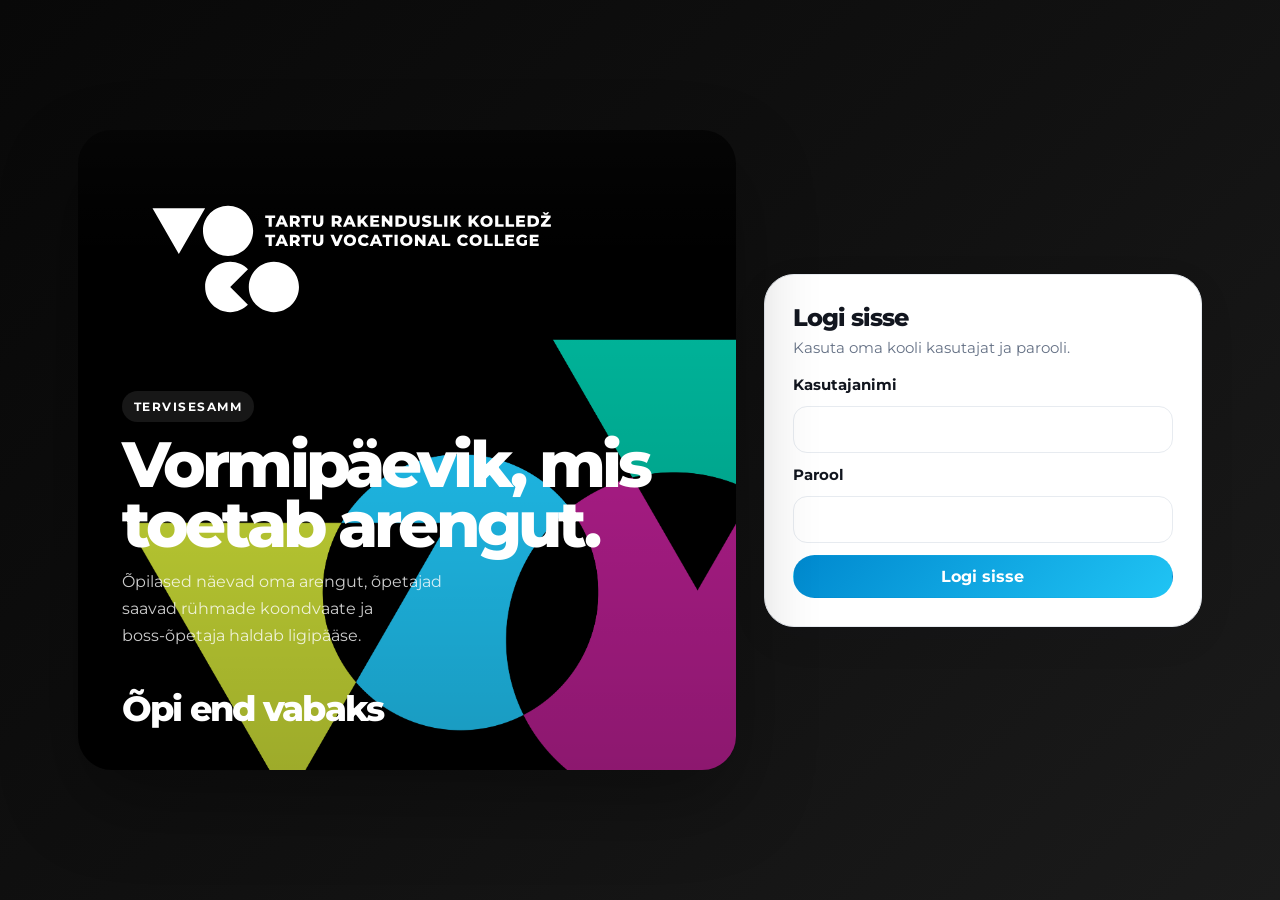
<file: public/index.html>
<!DOCTYPE html>
<html lang="et">
<head>
  <meta charset="utf-8" />
  <meta http-equiv="refresh" content="0;url=login.html" />
  <title>TerviseSamm</title>
</head>
<body>
  <a href="login.html">Logi sisse</a>
</body>
</html>
</file>
<file: public/css/styles.css>
:root {
  font-family: 'Montserrat', 'Segoe UI', system-ui, -apple-system, Roboto, Arial, sans-serif;
  --voco-black: #0b0b0b;
  --voco-white: #ffffff;
  --voco-blue: #0089CF;
  --voco-cyan: #20C4F4;
  --voco-green: #0DB14B;
  --voco-red: #EF4044;
  --voco-orange: #F99D27;
  --voco-lime: #CADB36;
  --voco-pink: #B41E8E;
  --voco-teal: #00B89D;
  --color-bg: #f6f7f9;
  --color-surface: #ffffff;
  --color-surface-soft: #f8fafc;
  --color-border: #e7ebf0;
  --color-text: #12161f;
  --color-muted: #657185;
  --color-error: #b91c1c;
  --color-success: #0f9d57;
  --radius-xl: 28px;
  --radius-lg: 22px;
  --radius-md: 16px;
  --radius-sm: 12px;
  --shadow-soft: 0 18px 60px rgba(17, 24, 39, 0.08);
  --shadow-card: 0 12px 40px rgba(17, 24, 39, 0.06);
  --shell-max: 1240px;
}

* { box-sizing: border-box; }
html { scroll-behavior: smooth; }
body {
  margin: 0;
  background:
    radial-gradient(circle at top right, rgba(32, 196, 244, 0.08), transparent 18%),
    radial-gradient(circle at left bottom, rgba(249, 157, 39, 0.08), transparent 20%),
    var(--color-bg);
  color: var(--color-text);
}
img { max-width: 100%; display: block; }
a { color: inherit; text-decoration: none; }
a:hover { text-decoration: none; }
button, input, select, textarea { font: inherit; }
textarea { width: 100%; resize: vertical; min-height: 108px; }
[hidden] { display: none !important; }

.sr-only {
  position: absolute;
  width: 1px;
  height: 1px;
  padding: 0;
  margin: -1px;
  overflow: hidden;
  clip: rect(0, 0, 0, 0);
  white-space: nowrap;
  border: 0;
}

.topbar {
  position: sticky;
  top: 0;
  z-index: 100;
  display: flex;
  align-items: center;
  justify-content: space-between;
  gap: 20px;
  padding: 18px 28px;
  color: var(--voco-white);
  background:
    linear-gradient(90deg, rgba(11,11,11,0.96), rgba(11,11,11,0.94)),
    url('../assets/patterns/voco muster RGB-03.png') center / cover no-repeat;
  border-bottom: 1px solid rgba(255,255,255,0.08);
  box-shadow: 0 8px 30px rgba(0,0,0,0.18);
}

.brand-link {
  display: inline-flex;
  align-items: center;
  gap: 14px;
  min-width: 0;
}
.brand-logo {
  width: 86px;
  height: auto;
  flex-shrink: 0;
}
.brand-title {
  font-weight: 800;
  letter-spacing: -0.03em;
  font-size: 1.05rem;
}
.brand-subtitle {
  color: rgba(255,255,255,0.72);
  font-size: 0.78rem;
  letter-spacing: 0.04em;
  text-transform: uppercase;
}

.nav {
  display: flex;
  align-items: center;
  gap: 10px;
  flex-wrap: wrap;
}
.nav a {
  padding: 10px 14px;
  border-radius: 999px;
  color: rgba(255,255,255,0.76);
  font-weight: 600;
  transition: 0.18s ease;
}
.nav a:hover,
.nav a.is-active {
  color: var(--voco-white);
  background: rgba(255,255,255,0.12);
}

.right {
  display: flex;
  align-items: center;
  gap: 12px;
}
.topbar-user {
  color: rgba(255,255,255,0.78) !important;
}

.page-shell {
  max-width: var(--shell-max);
  margin: 0 auto;
  padding: 26px 22px 48px;
}

.hero {
  position: relative;
  overflow: hidden;
  display: grid;
  grid-template-columns: minmax(0, 1.3fr) minmax(260px, 0.7fr);
  gap: 28px;
  padding: 36px;
  margin-bottom: 24px;
  border-radius: var(--radius-xl);
  color: var(--voco-white);
  background: linear-gradient(135deg, rgba(10, 10, 10, 0.98), rgba(24, 24, 24, 0.98));
  box-shadow: 0 26px 70px rgba(0, 0, 0, 0.25);
}
.hero::before,
.hero::after {
  content: '';
  position: absolute;
  inset: 0;
  pointer-events: none;
}
.hero::before {
  background-image: url('../assets/patterns/voco muster RGB-01.png');
  background-position: right -70px bottom -80px;
  background-repeat: no-repeat;
  background-size: min(46vw, 520px);
  opacity: 0.95;
}
.hero::after {
  background: linear-gradient(90deg, rgba(0,0,0,0.18), transparent 60%);
}
.hero > * { position: relative; z-index: 1; }
.hero-content h1 {
  margin: 10px 0 14px;
  font-size: clamp(2rem, 4.8vw, 3.3rem);
  line-height: 0.98;
  letter-spacing: -0.05em;
}
.hero-content p {
  margin: 0;
  max-width: 62ch;
  color: rgba(255,255,255,0.8);
  line-height: 1.65;
}
.eyebrow {
  display: inline-flex;
  align-items: center;
  gap: 8px;
  padding: 8px 12px;
  border-radius: 999px;
  background: rgba(255,255,255,0.09);
  font-size: 0.78rem;
  font-weight: 700;
  letter-spacing: 0.12em;
  text-transform: uppercase;
}
.hero-badge-card {
  display: flex;
  align-items: center;
  gap: 18px;
  align-self: end;
  padding: 20px;
  min-height: 132px;
  border-radius: var(--radius-lg);
  background: rgba(255,255,255,0.08);
  backdrop-filter: blur(10px);
  border: 1px solid rgba(255,255,255,0.1);
}
.hero-mark {
  width: 78px;
  flex-shrink: 0;
}
.hero-badge-label {
  color: rgba(255,255,255,0.72);
  font-size: 0.8rem;
  text-transform: uppercase;
  letter-spacing: 0.12em;
  margin-bottom: 8px;
}
.hero-badge-value {
  font-size: 1.1rem;
  font-weight: 700;
}
.hero-student::before { background-image: url('../assets/patterns/voco muster RGB-02.png'); }
.hero-teacher::before { background-image: url('../assets/patterns/voco muster RGB-07.png'); }
.hero-admin::before { background-image: url('../assets/patterns/voco muster RGB-05.png'); }

.grid {
  display: grid;
  gap: 20px;
}
.grid-main {
  grid-template-columns: 1fr;
}
@media (min-width: 980px) {
  .grid-main {
    grid-template-columns: 1.02fr 0.98fr;
  }
}
.card-full { grid-column: 1 / -1; }

.card {
  background: var(--color-surface);
  border: 1px solid var(--color-border);
  border-radius: var(--radius-lg);
  padding: 24px;
  box-shadow: var(--shadow-card);
}
.accent-card {
  position: relative;
  overflow: hidden;
}
.accent-card::before {
  content: '';
  position: absolute;
  inset: auto -36px -36px auto;
  width: 180px;
  height: 180px;
  border-radius: 50%;
  filter: blur(2px);
  opacity: 0.16;
  background: var(--voco-cyan);
}
.accent-card-cyan::before { background: linear-gradient(135deg, var(--voco-cyan), var(--voco-blue)); }

.section-heading,
.modal-head,
.section-heading-actions {
  display: flex;
  align-items: flex-start;
  justify-content: space-between;
  gap: 16px;
  margin-bottom: 18px;
}
.section-heading h2,
.modal-head h3,
.section-heading-actions h2 {
  margin: 0 0 6px;
  letter-spacing: -0.04em;
}
.section-heading p,
.section-heading-actions p,
.modal-head p { margin: 0; }

h1, h2, h3 {
  font-weight: 800;
}
.muted {
  color: var(--color-muted);
  font-size: 0.95rem;
}
.error {
  color: var(--color-error);
  font-size: 0.92rem;
  margin-top: 2px;
}
.success { color: var(--color-success); }

.filter-card {
  padding-top: 18px;
  padding-bottom: 18px;
}
.filter-row {
  display: flex;
  align-items: end;
  justify-content: space-between;
  gap: 20px;
}
.filter-control {
  min-width: min(100%, 340px);
}
.activity-search-row { margin-top: 16px; }
.activity-table-wrap { margin-top: 14px; }

.kpis {
  display: grid;
  gap: 14px;
  grid-template-columns: repeat(3, minmax(0, 1fr));
}
.kpi {
  padding: 18px;
  border-radius: var(--radius-md);
  border: 1px solid var(--color-border);
  background: linear-gradient(180deg, #fff, #fbfcfd);
}
.kpi div:last-child {
  margin-top: 8px;
  font-size: clamp(1.4rem, 2vw, 1.9rem);
  font-weight: 800;
  letter-spacing: -0.05em;
}

.charts-grid {
  display: grid;
  gap: 18px;
  grid-template-columns: repeat(2, minmax(0, 1fr));
}
.chart-panel {
  padding: 18px;
  border-radius: var(--radius-md);
  border: 1px solid var(--color-border);
  background: var(--color-surface-soft);
}
.chart-panel h3 {
  margin: 0 0 10px;
  font-size: 1rem;
}
.chart-container { position: relative; height: 240px; }

.feedback {
  padding: 18px;
  border-radius: var(--radius-md);
  background: linear-gradient(180deg, #fcfcfd, #f3f6fb);
  border: 1px solid #e3eaf4;
  line-height: 1.7;
  min-height: 120px;
  white-space: pre-line;
}

.form-grid {
  display: grid;
  gap: 12px;
}
label {
  font-size: 0.94rem;
  font-weight: 700;
}
input, select, textarea {
  width: 100%;
  padding: 13px 14px;
  border-radius: 14px;
  border: 1px solid var(--color-border);
  background: var(--voco-white);
  color: var(--color-text);
  outline: none;
  transition: border-color 0.18s ease, box-shadow 0.18s ease, transform 0.18s ease;
}
input:focus, select:focus, textarea:focus {
  border-color: rgba(0,137,207,0.55);
  box-shadow: 0 0 0 4px rgba(32,196,244,0.15);
}

.checkbox-inline {
  display: inline-flex;
  align-items: center;
  gap: 10px;
  flex-wrap: wrap;
}
.checkbox-inline input {
  width: 18px;
  height: 18px;
  margin: 0;
}

.form-actions {
  display: flex;
  align-items: center;
  gap: 10px;
  flex-wrap: wrap;
  margin-top: 8px;
}
.form-actions-right { justify-content: flex-end; }

.btn {
  appearance: none;
  border: 1px solid var(--color-border);
  background: var(--voco-white);
  color: var(--color-text);
  padding: 11px 16px;
  border-radius: 999px;
  cursor: pointer;
  font-weight: 700;
  transition: transform 0.16s ease, background 0.16s ease, border-color 0.16s ease, box-shadow 0.16s ease;
}
.btn:hover {
  transform: translateY(-1px);
  box-shadow: 0 10px 24px rgba(15, 23, 42, 0.08);
}
.btn:disabled {
  opacity: 0.55;
  cursor: not-allowed;
  transform: none;
  box-shadow: none;
}
.btn-primary {
  background: linear-gradient(135deg, var(--voco-blue), var(--voco-cyan));
  color: var(--voco-white);
  border-color: transparent;
}
.btn-secondary {
  background: linear-gradient(135deg, rgba(11,11,11,0.96), rgba(11,11,11,0.88));
  color: var(--voco-white);
  border-color: transparent;
}
.btn-danger {
  color: #a61b1b;
  border-color: rgba(239,64,68,0.25);
  background: #fff5f5;
}
.btn-ghost-light {
  border-color: rgba(255,255,255,0.14);
  background: rgba(255,255,255,0.08);
  color: var(--voco-white);
}
.btn-small {
  padding: 8px 12px;
  font-size: 0.88rem;
}
.btn-icon {
  width: 40px;
  height: 40px;
  padding: 0;
  display: inline-flex;
  align-items: center;
  justify-content: center;
  font-size: 1.5rem;
  line-height: 1;
}
.btn-full { width: 100%; }

.table-wrap {
  overflow-x: auto;
  border: 1px solid var(--color-border);
  border-radius: 18px;
}
.compact-table-wrap { border-radius: 14px; }
.table {
  width: 100%;
  border-collapse: collapse;
  min-width: 660px;
}
.table thead th {
  padding: 15px 14px;
  background: #fafbfd;
  border-bottom: 1px solid var(--color-border);
  text-align: left;
  font-size: 0.8rem;
  font-weight: 800;
  color: var(--color-muted);
  letter-spacing: 0.06em;
  text-transform: uppercase;
}
.table thead th.clickable-header {
  cursor: pointer;
}
.table thead th.clickable-header:hover {
  text-decoration: underline;
}
.table tbody td {
  padding: 15px 14px;
  border-top: 1px solid var(--color-border);
  vertical-align: top;
}
.table tbody tr:first-child td { border-top: none; }
.table tbody tr:hover { background: rgba(32,196,244,0.04); }
.compact-table { min-width: 0; }

.badge {
  display: inline-flex;
  align-items: center;
  gap: 8px;
  padding: 7px 11px;
  border-radius: 999px;
  border: 1px solid transparent;
  font-size: 0.79rem;
  font-weight: 800;
}
.badge::before {
  content: '';
  width: 8px;
  height: 8px;
  border-radius: 50%;
  background: currentColor;
}
.badge.green { background: rgba(13,177,75,0.11); color: #0b8a3b; border-color: rgba(13,177,75,0.18); }
.badge.yellow { background: rgba(249,157,39,0.13); color: #b46b00; border-color: rgba(249,157,39,0.22); }
.badge.red, .badge.missing { background: rgba(239,64,68,0.12); color: #b1282d; border-color: rgba(239,64,68,0.22); }
.badge.gray { background: rgba(101,113,133,0.12); color: #556173; border-color: rgba(101,113,133,0.18); }
.badge.blue { background: rgba(0,137,207,0.11); color: #03689d; border-color: rgba(0,137,207,0.18); }

.actions {
  display: flex;
  gap: 8px;
  flex-wrap: wrap;
}
.chip-list {
  display: flex;
  gap: 8px;
  flex-wrap: wrap;
}
.chip-list-large { margin-bottom: 18px; }
.chip {
  display: inline-flex;
  align-items: center;
  gap: 8px;
  padding: 7px 11px;
  border-radius: 999px;
  background: #f2f5f9;
  border: 1px solid #e3e8ef;
  font-size: 0.82rem;
  font-weight: 700;
}
.chip strong { font-weight: 800; }

.modal {
  position: fixed;
  inset: 0;
  z-index: 200;
  display: flex;
  align-items: center;
  justify-content: center;
  padding: 20px;
  background: rgba(8, 10, 14, 0.56);
  backdrop-filter: blur(4px);
}
.modal-content {
  width: min(100%, 560px);
  max-height: calc(100vh - 40px);
  overflow: auto;
  padding: 24px;
  background: var(--voco-white);
  border-radius: 28px;
  box-shadow: var(--shadow-soft);
}
.modal-wide { width: min(100%, 760px); }

.checkbox-grid {
  display: grid;
  gap: 12px;
  grid-template-columns: repeat(auto-fit, minmax(220px, 1fr));
}
.checkbox-card {
  display: flex;
  align-items: flex-start;
  gap: 12px;
  padding: 14px;
  border-radius: 18px;
  border: 1px solid var(--color-border);
  background: #fcfdff;
}
.checkbox-card input {
  width: 18px;
  height: 18px;
  margin-top: 2px;
  flex-shrink: 0;
}
.checkbox-card strong {
  display: block;
  margin-bottom: 3px;
}
.checkbox-card span {
  display: block;
  color: var(--color-muted);
  font-size: 0.86rem;
}

.notice-card {
  padding: 18px 20px;
  border-radius: 20px;
  border: 1px solid rgba(0,137,207,0.16);
  background: linear-gradient(180deg, rgba(32,196,244,0.12), rgba(0,137,207,0.06));
}
.notice-card.error-notice {
  border-color: rgba(239,64,68,0.18);
  background: linear-gradient(180deg, rgba(239,64,68,0.08), rgba(239,64,68,0.03));
}
.notice-card h3,
.notice-card p { margin: 0; }
.notice-card p + p { margin-top: 8px; }

.login-page {
  min-height: 100vh;
  background: linear-gradient(135deg, #080808, #111 52%, #1b1b1b);
}
.login-layout {
  min-height: 100vh;
  max-width: 1180px;
  margin: 0 auto;
  padding: 28px;
  display: grid;
  grid-template-columns: 1.2fr 0.8fr;
  gap: 28px;
  align-items: center;
}
.login-visual {
  position: relative;
  overflow: hidden;
  min-height: 640px;
  padding: 44px;
  border-radius: 34px;
  color: var(--voco-white);
  background:
    linear-gradient(180deg, rgba(0,0,0,0.32), rgba(0,0,0,0.45)),
    #000;
  box-shadow: 0 32px 80px rgba(0, 0, 0, 0.32);
}
.login-visual::before,
.login-visual::after {
  content: '';
  position: absolute;
  inset: 0;
}
.login-visual::before {
  background: url('../assets/patterns/voco muster RGB-06.png') right -120px bottom -50px / min(58vw, 760px) no-repeat;
}
.login-visual::after {
  background: linear-gradient(180deg, rgba(255,255,255,0.02), transparent 20%, rgba(0,0,0,0.22));
}
.login-visual > * { position: relative; z-index: 1; }
.login-logo {
  width: min(100%, 460px);
  margin-bottom: 48px;
}
.login-copy h1 {
  margin: 12px 0 14px;
  font-size: clamp(2.4rem, 5vw, 4rem);
  line-height: 0.94;
  letter-spacing: -0.06em;
}
.login-copy p {
  max-width: 30ch;
  margin: 0;
  color: rgba(255,255,255,0.8);
  line-height: 1.7;
}
.login-tagline {
  position: absolute;
  left: 44px;
  bottom: 40px;
  font-size: clamp(1.35rem, 3vw, 2.2rem);
  font-weight: 800;
  letter-spacing: -0.05em;
}
.login-card {
  max-width: 480px;
  width: 100%;
  margin: 0 auto;
}
.login-card-themed {
  padding: 28px;
  border-radius: 30px;
}

@media (max-width: 1080px) {
  .hero {
    grid-template-columns: 1fr;
  }
  .charts-grid,
  .kpis,
  .login-layout {
    grid-template-columns: 1fr;
  }
  .login-visual {
    min-height: 420px;
  }
}

@media (max-width: 820px) {
  .topbar {
    flex-wrap: wrap;
    justify-content: center;
    text-align: center;
    padding: 16px;
  }
  .right,
  .nav,
  .brand-link {
    justify-content: center;
  }
  .page-shell {
    padding: 18px 14px 36px;
  }
  .hero,
  .card,
  .modal-content {
    padding: 20px;
    border-radius: 24px;
  }
  .filter-row,
  .section-heading,
  .modal-head,
  .section-heading-actions,
  .form-actions {
    flex-direction: column;
    align-items: stretch;
  }
  .filter-control,
  .login-card {
    min-width: 0;
    max-width: none;
  }
  .table { min-width: 620px; }
  .login-layout { padding: 18px; }
  .login-visual { padding: 28px; }
  .login-tagline { left: 28px; bottom: 26px; }
}
</file>
